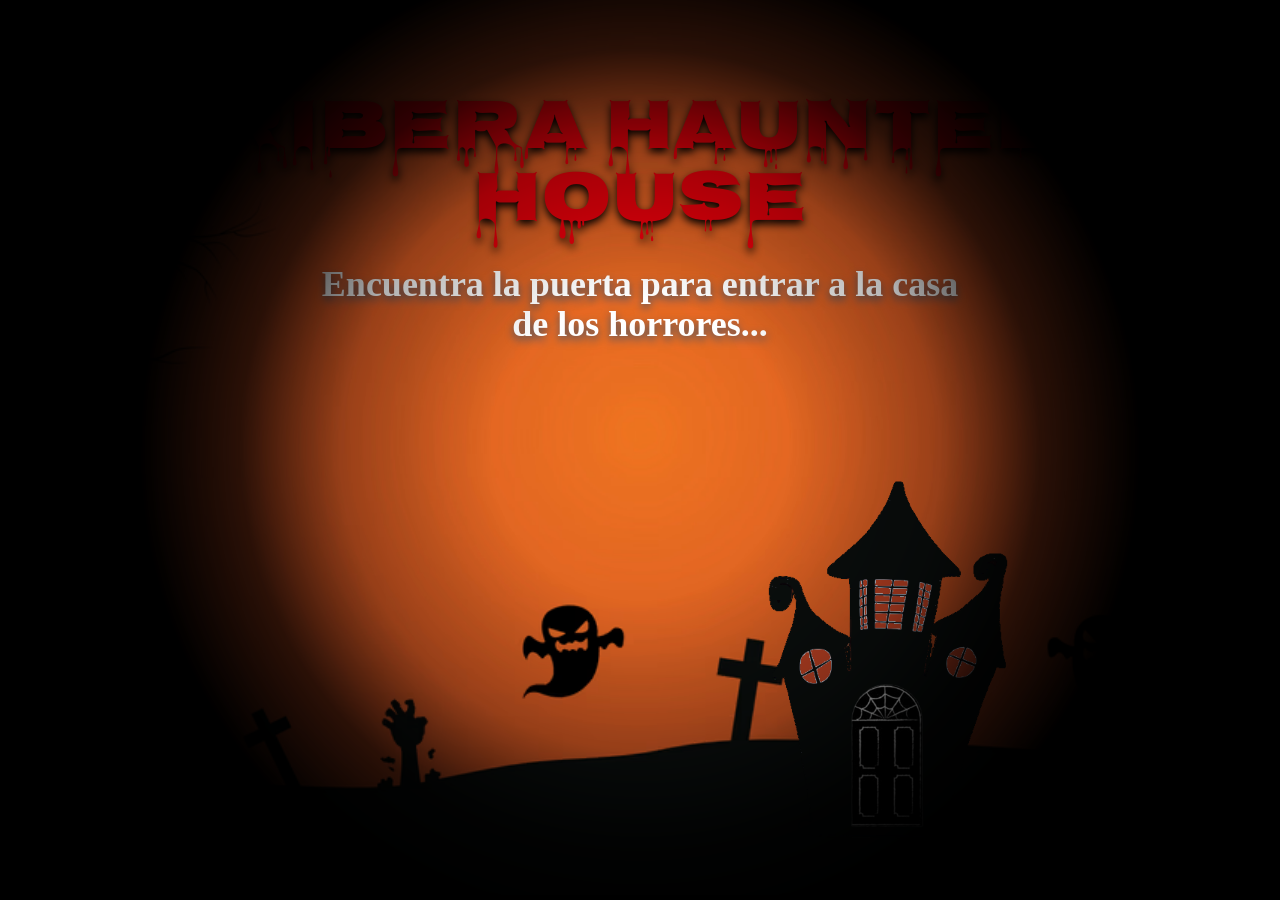
<file: index.html>
<!DOCTYPE html>
<html lang="en">

<head>
    <meta charset="UTF-8">
    <meta name="viewport" content="width=device-width, initial-scale=1.0">
    <title>Document</title>
    <link rel="preconnect" href="https://fonts.googleapis.com">
    <link rel="preconnect" href="https://fonts.gstatic.com" crossorigin>
    <link
        href="https://fonts.googleapis.com/css2?family=Jolly+Lodger&family=Mountains+of+Christmas:wght@400;700&family=Nosifer&family=Open+Sans:ital,wght@0,300..800;1,300..800&family=Quicksand:wght@300..700&display=swap"
        rel="stylesheet">
    <link rel="stylesheet" href="./css/style.css">
</head>
<!---->
<!--Por si no lo ves haz click en la puerta de una mansion abajo a la derecha-->
<!---->

<body>
    <div
        class="relative bg-[url('../assets/images/fondo.png')] bg-cover bg-center bg-no-repeat h-screen w-full flex flex-col items-center">
        <!--textos-->
        <main class="mt-24 text-center z-10 px-4">
            <h1
                class="text-red-600 text-6xl md:text-7xl font-nosifer drop-shadow-lg drop-shadow-black max-w-4xl mx-auto">
                Ribera Haunted House
            </h1>
            <p
                class="text-white font-christmas text-3xl md:text-4xl mt-6 font-bold  drop-shadow-lg drop-shadow-gray-600 max-w-2xl mx-auto ">
                Encuentra la puerta para entrar a la casa de los horrores...
            </p>
        </main>
        <!--casa con boton-->
     <div class="fixed bottom-32 right-10 md:bottom-12 md:right-50">

            <div class="relative">
                
                <img src="./assets/images/silueta_casa.png" alt="" class="block w-80 md:w-96">
                
                <div class="absolute bottom-5 left-1/2 -translate-x-1/2 group">
                    
                    <img src="./assets/images/puerta.png" alt="" class="block w-100 max-w-none h-auto mr-2 transform translate-y-14">
                    
                    <a href="./pages/banderas.html" class="absolute right-[10.8rem] bottom-2
                        flex flex-col items-center justify-center 
                        bg-gradient-to-r from-gray-700 via-gray-50 to-gray-700 rounded-xl 
                        text-red-800 font-bold w-16  h-26
                        opacity-0 hover:opacity-100 transition-opacity duration-300 text-xs">
                        <span>E</span>
                        <span>N</span>
                        <span>T</span>
                        <span>R</span>
                        <span>A</span>
                        <span>R</span>
                    </a>

                </div>

            </div>

        </div>

    </div>

    <div id="linterna" class="linterna fixed top-0 left-0 w-full h-full pointer-events-none z-50"></div>


    <script src="js/script.js"></script>
</body>

</html>
</file>
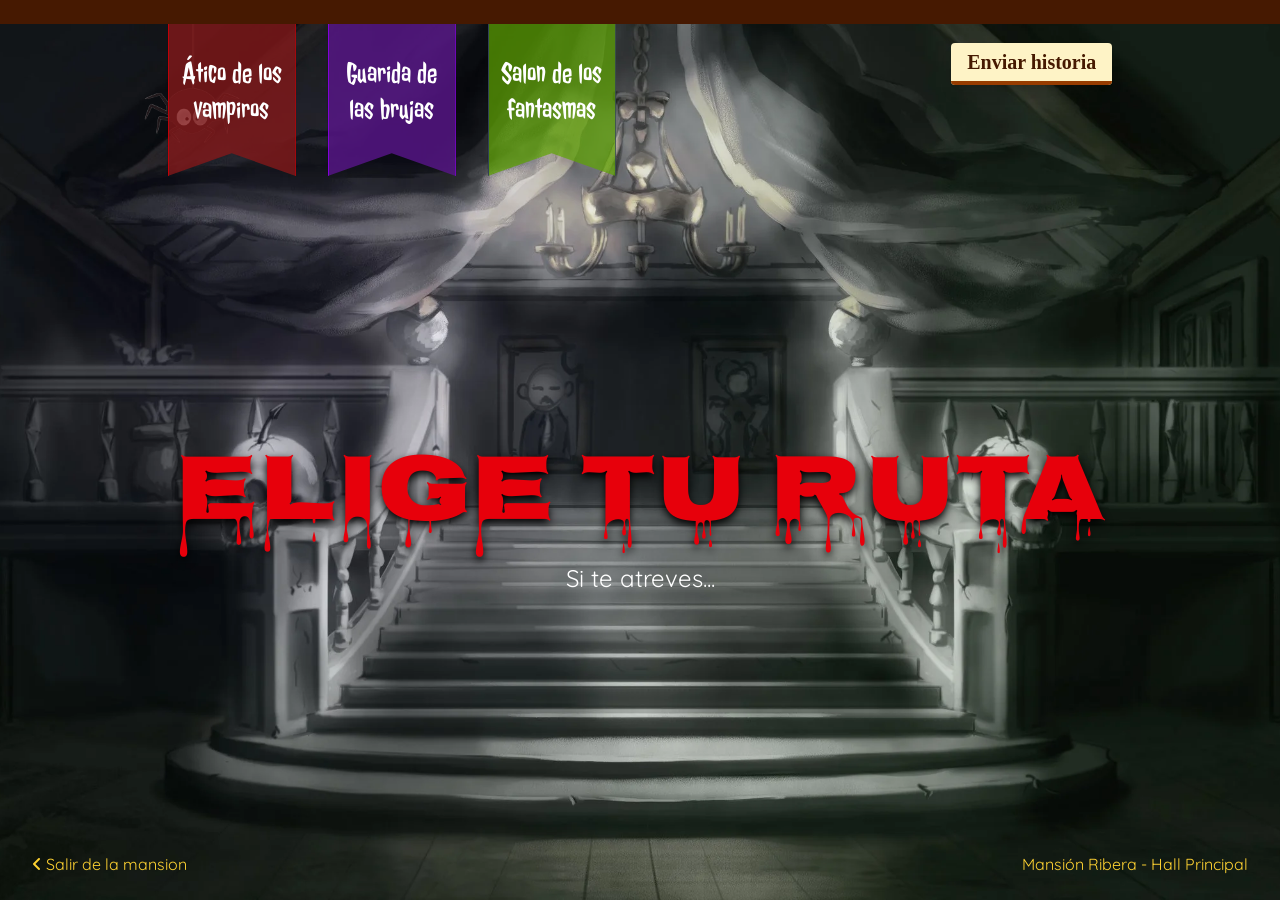
<file: pages/banderas.html>
<!DOCTYPE html>
<html lang="es">

<head>
    <meta charset="UTF-8">
    <meta name="viewport" content="width=device-width, initial-scale=1.0">
    <title>Document</title>
    <link rel="preconnect" href="https://fonts.googleapis.com">
    <link rel="preconnect" href="https://fonts.gstatic.com" crossorigin>
    <link
        href="https://fonts.googleapis.com/css2?family=Jolly+Lodger&family=Mountains+of+Christmas:wght@400;700&family=Nosifer&family=Quicksand:wght@300..700&display=swap"
        rel="stylesheet">
    <link rel="stylesheet" href="../css/style.css">
    <link rel="stylesheet" href="https://cdnjs.cloudflare.com/ajax/libs/font-awesome/6.4.0/css/all.min.css">

</head>

<body>

    <div
        class=" bg-[url('../assets/images/fondo_casa.webp')] bg-cover bg-center bg-no-repeat h-screen w-full overflow-hidden">
        <!--header-->
        <header class=" w-full flex justify-around items-start border-t-24 border-amber-950 relative z-10">

            <nav class="flex gap-3 md:gap-8 items-start">

                <a href="./vampiros.html" class="estandarte bg-red-900/80 border-red-700">
                    <span class="estandarte-texto">
                        Ático de los vampiros
                    </span>
                </a>

                <a href="./brujas.html" class="estandarte bg-purple-900/80 border-purple-700">
                    <span class="estandarte-texto">
                        Guarida de las brujas
                    </span>
                </a>

                <a href="./fantasmas.html" class="estandarte bg-lime-600/70 border-slate-700">
                    <span class="estandarte-texto">
                        
                       Salon de los fantasmas
                    </span>
                </a>

            </nav>

            <div class="pt-6">
                <a href="./formulario.html" class="bg-amber-100 text-amber-950 font-bold px-4 py-2 rounded-sm
                          border-b-4 border-amber-800 shadow-lg hover:bg-white 
                           font-christmas text-lg md:text-xl">
                    Enviar historia
                </a>
            </div>
        </header>
        <!--Araña animacion-->
        <img src="../assets/images/araña.png" class="absolute top-0 right-48  xl:left-24 z-0  animate-spider w-48" alt="">
        <!-- Texto-->
        <main class="absolute top-1/2 w-full text-center">
            <h2 class="text-red-600 text-5xl md:text-8xl font-nosifer drop-shadow-lg drop-shadow-black mb-4">
                Elige tu ruta
            </h2>
            <p class="text-white font-quicksand text-lg md:text-2xl ">Si te atreves...</p>
        </main>
        <!--Footer-->
        <footer class="absolute bottom-6 left-0 w-full flex justify-between items-center px-8">
            <a href="../index.html" class="font-quicksand text-amber-300 "> <i class="fa-solid fa-angle-left"></i>
                Salir de la mansion</a>
            <p class="font-quicksand text-amber-300 ">
                Mansión Ribera - Hall Principal
            </p>
        </footer>

    </div>

</body>

</html>
</file>
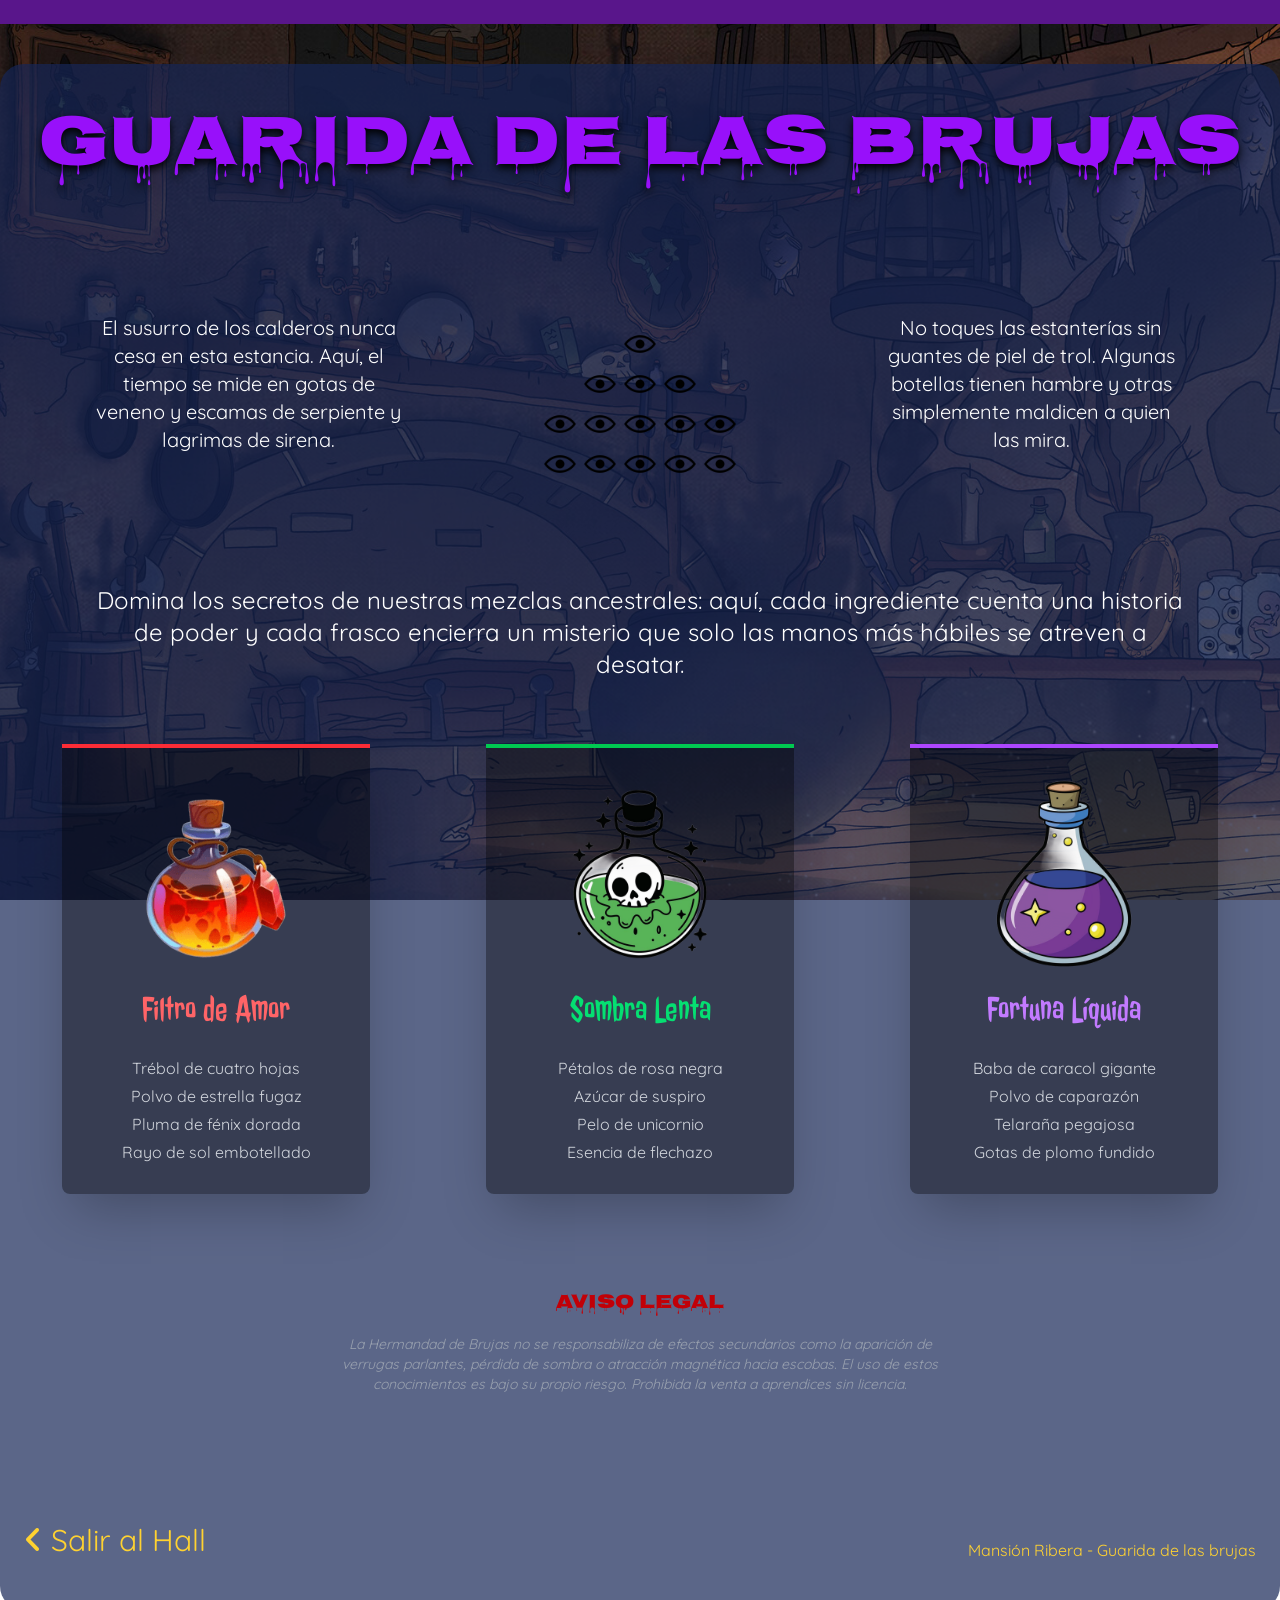
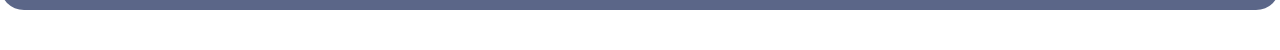
<file: pages/brujas.html>
<!DOCTYPE html>
<html lang="es">

<head>
    <meta charset="UTF-8">
    <meta name="viewport" content="width=device-width, initial-scale=1.0">
    <title>Document</title>
    <link rel="preconnect" href="https://fonts.googleapis.com">
    <link rel="preconnect" href="https://fonts.gstatic.com" crossorigin>
    <link
        href="https://fonts.googleapis.com/css2?family=Jolly+Lodger&family=Mountains+of+Christmas:wght@700&family=Nosifer&family=Quicksand:wght@300..700&display=swap"
        rel="stylesheet">
    <link rel="stylesheet" href="https://cdnjs.cloudflare.com/ajax/libs/font-awesome/6.4.2/css/all.min.css">
    <link rel="stylesheet" href="../css/style.css">
</head>

<body
    class="border-t-24 border-purple-900 bg-[url('../assets/images/fondo_sotano.jpg')] bg-cover bg-center bg-no-repeat bg-fixed">

    <!--Container-->

    <main class="max-w-350 mx-auto px-6 py-12  bg-blue-950/70 rounded-3xl m-10">

        <h1
            class="font-nosifer text-purple-600 text-4xl md:text-7xl mb-16 drop-shadow-lg drop-shadow-black text-center">
            Guarida de las Brujas
        </h1>
        <!--Textos-->
        <section>
            <article class=" flex flex-col md:flex-row justify-around items-center">
                <p class="font-quicksand text-white text-lg md:text-xl text-center md:w-1/4">
                    El susurro de los calderos nunca cesa en esta estancia. Aquí, el tiempo se mide en gotas de veneno y
                    escamas de serpiente y lagrimas de sirena.
                </p>

                <!--Ojos-->

                <div class="grid grid-cols-5 gap-2 text-purple-600 mb-10 mt-10 ">

                    <div class="w-8 h-8"></div>
                    <div class="w-8 h-8"></div>

                    <div class="flex items-center justify-center w-8 h-8 ">
                        <img src="../assets/images/eye.png " class="block lg:hidden" alt="Ojo">
                    </div>
                    <div class="w-8 h-8"></div>
                    <div class="w-8 h-8"></div>

                    <div class="w-8 h-8"></div>
                    <div class="flex items-center justify-center w-8 h-8 ">
                        <img src="../assets/images/eye.png " class="hidden md:block lg:hidden" alt="Ojo">
                    </div>
                    <div class="flex items-center justify-center w-8 h-8 ">
                        <img src="../assets/images/eye.png " class="block md:hidden lg:block" alt="Ojo">
                    </div>
                    <div class="flex items-center justify-center w-8 h-8 ">
                        <img src="../assets/images/eye.png " class="hidden md:block lg:hidden" alt="Ojo">
                    </div>
                    <div class="w-8 h-8"></div>

                    <div class="flex items-center justify-center w-8 h-8 ">
                        <img src="../assets/images/eye.png " class="block md:hidden" alt="Ojo">
                    </div>
                    <div class="flex items-center justify-center w-8 h-8 ">
                        <img src="../assets/images/eye.png " class="block md:hidden lg:block" alt="Ojo">
                    </div>
                    <div class="flex items-center justify-center w-8 h-8 ">
                        <img src="../assets/images/eye.png " class="block md:hidden lg:block" alt="Ojo">
                    </div>
                    <div class="flex items-center justify-center w-8 h-8 ">
                        <img src="../assets/images/eye.png " class="block md:hidden lg:block" alt="Ojo">
                    </div>
                    <div class="flex items-center justify-center w-8 h-8 ">
                        <img src="../assets/images/eye.png " class="block md:hidden" alt="Ojo">
                    </div>

                    <div class="flex items-center justify-center w-8 h-8 ">
                        <img src="../assets/images/eye.png " class="hidden lg:block" alt="Ojo">
                    </div>
                    <div class="flex items-center justify-center w-8 h-8 ">
                        <img src="../assets/images/eye.png " class="hidden md:block" alt="Ojo">
                    </div>
                    <div class="flex items-center justify-center w-8 h-8 ">
                        <img src="../assets/images/eye.png " class="block" alt="Ojo">
                    </div>
                    <div class="flex items-center justify-center w-8 h-8 ">
                        <img src="../assets/images/eye.png " class="hidden md:block" alt="Ojo">
                    </div>
                    <div class="flex items-center justify-center w-8 h-8 ">
                        <img src="../assets/images/eye.png " class="hidden lg:block" alt="Ojo">
                    </div>

                    <div class="flex items-center justify-center w-8 h-8 ">
                        <img src="../assets/images/eye.png " class="hidden lg:block" alt="Ojo">
                    </div>
                    <div class="flex items-center justify-center w-8 h-8 ">
                        <img src="../assets/images/eye.png " class="hidden lg:block" alt="Ojo">
                    </div>
                    <div class="flex items-center justify-center w-8 h-8 ">
                        <img src="../assets/images/eye.png " class="block" alt="Ojo">
                    </div>
                    <div class="flex items-center justify-center w-8 h-8 ">
                        <img src="../assets/images/eye.png " class="hidden lg:block" alt="Ojo">
                    </div>
                    <div class="flex items-center justify-center w-8 h-8 ">
                        <img src="../assets/images/eye.png " class="hidden lg:block" alt="Ojo">
                    </div>
                </div>


                <p class="font-quicksand text-white text-lg md:text-xl text-center md:w-1/4">
                    No toques las estanterías sin guantes de piel de trol. Algunas botellas tienen hambre y otras
                    simplemente maldicen a quien las mira.
                </p>
            </article>
            <article class="m-16">
                <p class="font-quicksand text-white text-xl md:text-2xl text-center">
                    Domina los secretos de nuestras mezclas ancestrales: aquí, cada ingrediente cuenta una historia de
                    poder y cada frasco encierra un misterio que solo las manos más hábiles se atreven a desatar.
                </p>
            </article>
        </section>


        <!--Tarjetas-->
        <section class=" flex gap-10 flex-col lg:flex-row items-center justify-around ">

            <article
                class="border-t-4 border-red-500 bg-black/40 p-6 rounded-b-lg shadow-2xl w-2/3 lg:w-1/4 flex flex-col items-center justify-around gap-2 h-112.5">
                <img src="../assets/images/pocion1.png" alt="" class=" h-48 ">
                <h2 class="font-jolly text-4xl text-red-400 mb-2">Filtro de Amor</h2>
                <ul class="list-none space-y-1 text-gray-300 font-quicksand text-center">
                    <li>Trébol de cuatro hojas</li>
                    <li>Polvo de estrella fugaz</li>
                    <li>Pluma de fénix dorada</li>
                    <li>Rayo de sol embotellado</li>
                </ul>
            </article>

            <article
                class="border-t-4 border-green-500 bg-black/40 p-6 rounded-b-lg shadow-2xl w-2/3 lg:w-1/4 flex flex-col items-center justify-around gap-2 h-112.5">
                <img src="../assets/images/pocion2.png" alt="" class=" h-48 ">
                <h2 class="font-jolly text-4xl text-green-400 mb-2">Sombra Lenta</h2>
                <ul class="list-none space-y-1  text-gray-300 font-quicksand text-center">
                    <li>Pétalos de rosa negra</li>
                    <li>Azúcar de suspiro</li>
                    <li>Pelo de unicornio</li>
                    <li>Esencia de flechazo</li>
                </ul>
            </article>

            <article
                class="border-t-4 border-purple-500 bg-black/40 p-6 rounded-b-lg shadow-2xl w-2/3 lg:w-1/4 flex flex-col items-center justify-around gap-2 h-112.5">
                <img src="../assets/images/pocion3.png" alt="" class="h-48 ">
                <h2 class="font-jolly text-4xl text-purple-400 mb-2">Fortuna Líquida</h2>
                <ul class="list-none space-y-1 text-gray-300 font-quicksand text-center">
                    <li>Baba de caracol gigante</li>
                    <li>Polvo de caparazón</li>
                    <li>Telaraña pegajosa</li>
                    <li>Gotas de plomo fundido</li>
                </ul>
            </article>

        </section>
        <!--Aviso legal-->
        <section class="text-center pb-32 mt-24 flex flex-col items-center">
            <h3 class="font-nosifer text-red-700 text-xl mb-4 ">Aviso Legal</h3>
            <p class="font-quicksand text-gray-400 text-sm italic  w-1/2">
                La Hermandad de Brujas no se responsabiliza de efectos secundarios como la aparición de verrugas
                parlantes, pérdida de sombra o atracción magnética hacia escobas. El uso de estos conocimientos es bajo
                su propio riesgo. Prohibida la venta a aprendices sin licencia.
            </p>
        </section>

        <!--Volver-->
          <footer class="w-full flex justify-between align-middle ">
            <a href="./banderas.html" class="font-quicksand text-3xl text-amber-300 hover:text-white transition-colors">
                <i class="fa-solid fa-angle-left"></i> Salir al Hall
            </a>
            <p
                class="font-quicksand text-amber-300 text-md pt-4 hidden   sm:inline-block sm:align-middle ">
                Mansión Ribera - Guarida de las brujas
            </p>
        </footer>
    </main>





</body>

</html>
</file>
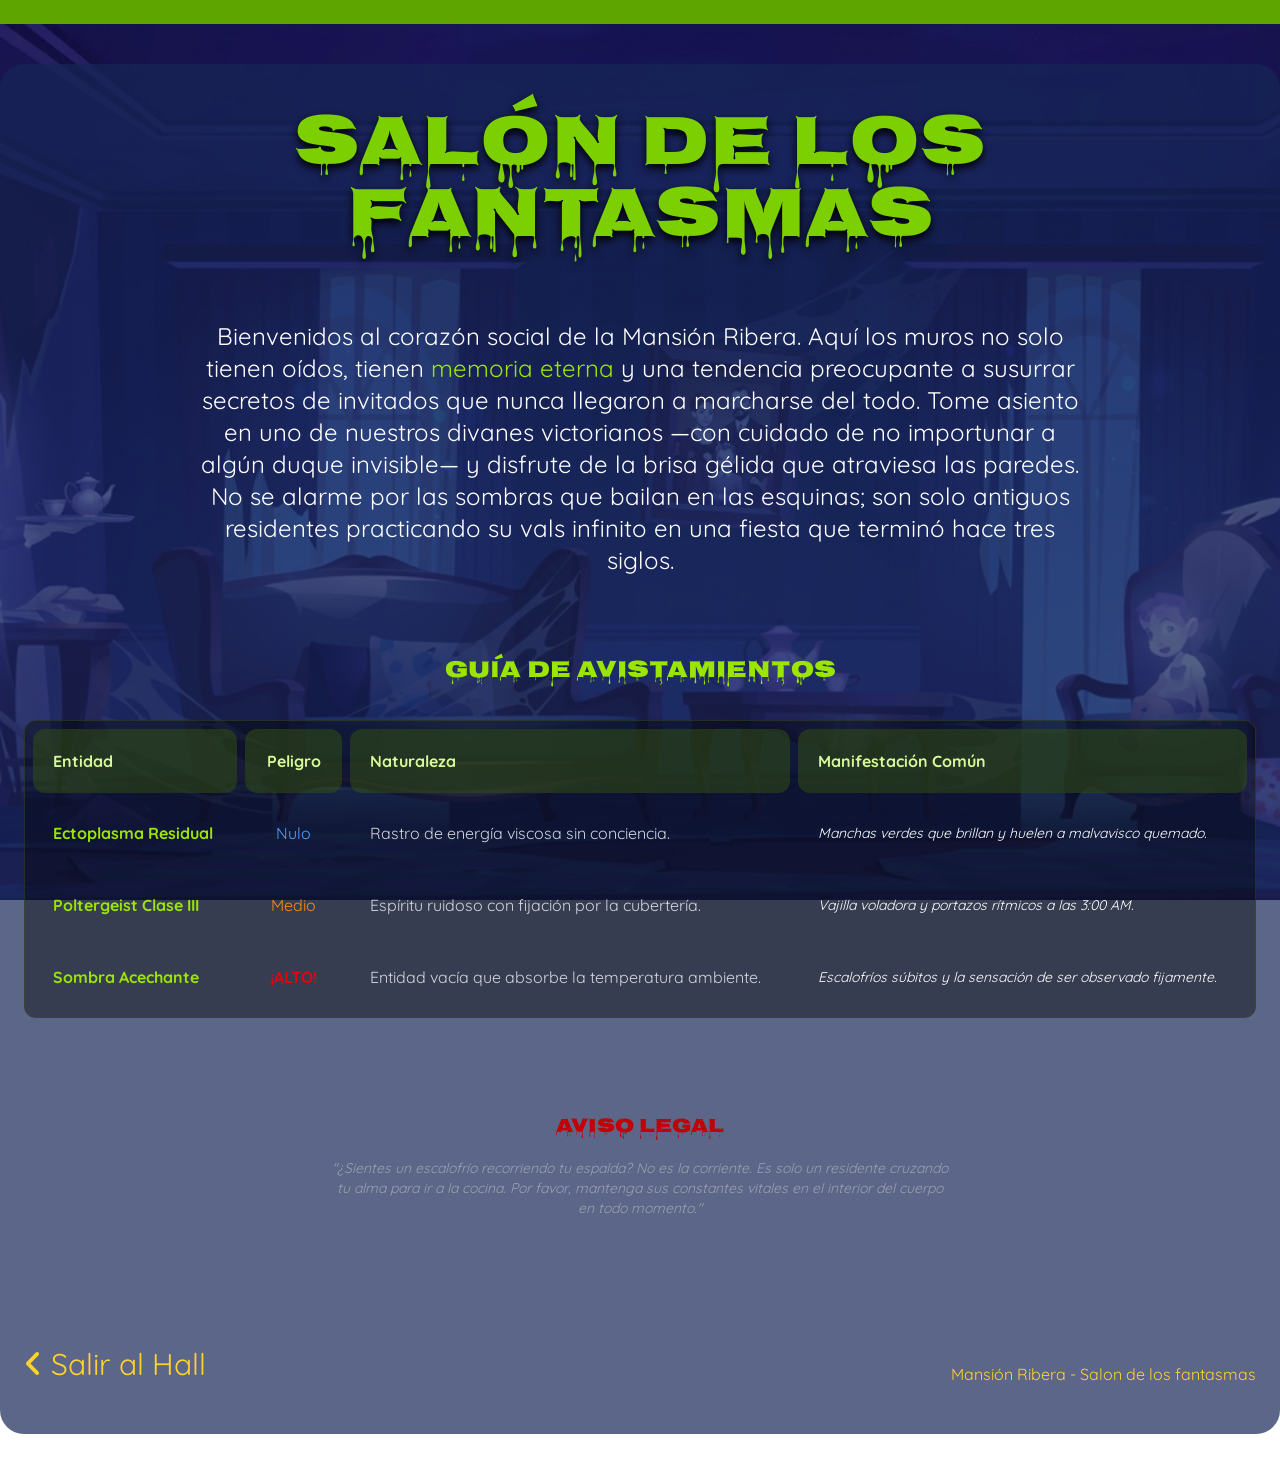
<file: pages/fantasmas.html>
<!DOCTYPE html>
<html lang="es">

<head>
    <meta charset="UTF-8">
    <meta name="viewport" content="width=device-width, initial-scale=1.0">
    <title>Document</title>
    <link rel="preconnect" href="https://fonts.googleapis.com">
    <link rel="preconnect" href="https://fonts.gstatic.com" crossorigin>
    <link
        href="https://fonts.googleapis.com/css2?family=Jolly+Lodger&family=Mountains+of+Christmas:wght@700&family=Nosifer&family=Quicksand:wght@300..700&display=swap"
        rel="stylesheet">
    <link rel="stylesheet" href="https://cdnjs.cloudflare.com/ajax/libs/font-awesome/6.4.2/css/all.min.css">
    <link rel="stylesheet" href="../css/style.css">
</head>

<body
    class="border-t-24 border-lime-600 bg-[url('../assets/images/fondo_fantasma.png')] bg-cover bg-center bg-no-repeat bg-fixed">
    <!--Animacion fantasmas-->
    <div class="fixed inset-0 pointer-events-none z-50 ">
        <img src="../assets/images/ghost.png" class="absolute top-1/2 left-1/2 w-24 animate-disperse-1" alt="">
        <img src="../assets/images/ghost.png" class="absolute top-1/2 left-1/2 w-24 animate-disperse-2" alt="">
        <img src="../assets/images/ghost.png" class="absolute top-1/2 left-1/2 w-24 animate-disperse-3" alt="">
        <img src="../assets/images/ghost.png" class="absolute top-1/2 left-1/2 w-24 animate-disperse-4" alt="">
        <img src="../assets/images/ghost.png" class="absolute top-1/2 left-1/2 w-24 animate-disperse-5" alt="">
        <img src="../assets/images/ghost.png" class="absolute top-1/2 left-1/2 w-24 animate-disperse-6" alt="">
        <img src="../assets/images/ghost.png" class="absolute top-1/2 left-1/2 w-24 animate-disperse-7" alt="">
        <img src="../assets/images/ghost.png" class="absolute top-1/2 left-1/2 w-24 animate-disperse-8" alt="">
    </div>
    <!--Container Main-->
    <main class="max-w-350 mx-auto px-6 py-12  bg-blue-950/70 rounded-3xl m-10">

        <h1 class="font-nosifer text-lime-500 text-4xl md:text-7xl mb-16 drop-shadow-lg drop-shadow-black text-center">
            Salón de los Fantasmas
        </h1>
        <!--Texto-->
        <section class="mb-20">

            <p class="font-quicksand text-white text-xl md:text-2xl  max-w-4xl mx-auto text-center">
                Bienvenidos al corazón social de la Mansión Ribera. Aquí los muros no solo tienen oídos, tienen
                <span class="text-lime-400 font-boldt">memoria eterna</span> y una tendencia
                preocupante a susurrar secretos de invitados que nunca llegaron a marcharse del todo.
                Tome asiento en uno de nuestros divanes victorianos —con cuidado de no importunar a algún duque
                invisible—
                y disfrute de la brisa gélida que atraviesa las paredes. No se alarme por las sombras que bailan en las
                esquinas;
                son solo antiguos residentes practicando su vals infinito en una fiesta que terminó hace tres siglos.
            </p>

        </section>
        <!--Tabla/tarjetas-->
        <section class="mb-20">
            <h2 class="font-nosifer text-lime-400 text-2xl mb-8 text-center">Guía de Avistamientos</h2>
              <!--Tabla-->
            <article class="hidden lg:block">
                <table class="w-full font-quicksand text-white rounded-xl  table-auto bg-black/40 border-separate border-spacing-2 border border-lime-900/50">
                    <thead class="bg-lime-900/50 text-lime-200 ">
                        <tr>
                            <th class="p-5 text-left rounded-xl">Entidad</th>
                            <th class="p-5 text-center rounded-xl">Peligro</th>
                            <th class="p-5 text-left rounded-xl">Naturaleza</th>
                            <th class="p-5 text-left rounded-xl">Manifestación Común</th>
                        </tr>
                    </thead>
                    <tbody class=" divide-lime-900/30 ">
                        <tr class="">
                            <td class="p-5 font-bold text-lime-400">Ectoplasma Residual</td>
                            <td class="p-5 text-center text-blue-400">Nulo</td>
                            <td class="p-5 text-gray-300">Rastro de energía viscosa sin conciencia.</td>
                            <td class="p-5 italic text-sm">Manchas verdes que brillan y huelen a malvavisco quemado.
                            </td>
                        </tr>
                        <tr class="">
                            <td class="p-5 font-bold text-lime-400">Poltergeist Clase III</td>
                            <td class="p-5 text-center text-orange-400">Medio</td>
                            <td class="p-5 text-gray-300">Espíritu ruidoso con fijación por la cubertería.</td>
                            <td class="p-5 italic text-sm">Vajilla voladora y portazos rítmicos a las 3:00 AM.</td>
                        </tr>
                        <tr class="">
                            <td class="p-5 font-bold text-lime-400">Sombra Acechante</td>
                            <td class="p-5 text-center text-red-600 font-bold">¡ALTO!</td>
                            <td class="p-5 text-gray-300">Entidad vacía que absorbe la temperatura ambiente.</td>
                            <td class="p-5 italic text-sm">Escalofríos súbitos y la sensación de ser observado
                                fijamente.</td>
                        </tr>
                    </tbody>
                </table>
            </article>
            <!--Tarjetas-->
            <div class="lg:hidden flex  justify-center gap-6 pb-8 flex-wrap text-center">
                <article class="w-3xl   bg-black/60  p-6 rounded-xl ">
                    <p class="text-blue-400 text-xs font-bold ">Peligro: Nulo</p>
                    <h3 class="font-jolly text-3xl text-lime-400 mt-2">Ectoplasma Residual</h3>
                    <p class="font-quicksand text-gray-300 my-4 text-sm">Rastro de energía viscosa sin conciencia
                        propia.</p>
                    <p class="bg-blue-900/20 p-3 rounded italic text-xs text-blue-200">
                        "Manchas verdes que brillan en la oscuridad."
                    </p>
                </article>
                <article class="w-3xl   bg-black/60  p-6 rounded-xl ">
                    <p class="text-orange-400 text-xs font-bold ">Peligro: Medio</p>
                    <h3 class="font-jolly text-3xl text-lime-400 mt-2">Poltergeist Clase III</h3>
                    <p class="font-quicksand text-gray-300 my-4 text-sm">Espíritu ruidoso con una fijación insana por la
                        cubertería de plata.</p>
                    <p class="bg-orange-400/20 p-3 rounded italic text-xs text-orange-200">
                        Vajilla voladora y portazos rítmicos a las 3:00 AM. </p>
                </article>
                <article class="w-3xl   bg-black/60  p-6 rounded-xl ">
                    <p class="text-red-600 text-xs font-bold ">Peligro: ¡ALTO!</p>
                    <h3 class="font-jolly text-3xl text-lime-400 mt-2">Sombra Acechante</h3>
                    <p class="font-quicksand text-gray-300 my-4 text-sm">Entidad de oscuridad pura que absorbe todo el
                        calor de la habitación.</p>
                    <p class="bg-red-900/20  p-3 rounded italic text-xs text-blue-200">
                        "Escalofríos y susurros tras la nuca."
                    </p>
                </article>
            </div>
        </section>

        

          <section class="text-center pb-32 mt-24 flex flex-col items-center">
            <h3 class="font-nosifer text-red-700 text-xl mb-4 ">Aviso Legal</h3>
            <p class="font-quicksand text-gray-400 text-sm italic  w-1/2">
                "¿Sientes un escalofrío recorriendo tu espalda? No es la corriente. Es solo un residente cruzando tu
                alma para ir a la cocina. Por favor, mantenga sus constantes vitales en el interior del cuerpo en todo
                momento."
            </p>
        </section>

        <footer class="w-full flex justify-between align-middle ">
            <a href="./banderas.html" class="font-quicksand text-3xl text-amber-300 hover:text-white transition-colors">
                <i class="fa-solid fa-angle-left"></i> Salir al Hall
            </a>
            <p
                class="font-quicksand text-amber-300 text-md pt-4 hidden   sm:inline-block sm:align-middle ">
                Mansión Ribera - Salon de los fantasmas
            </p>
        </footer>
    </main>
</body>

</html>
</file>
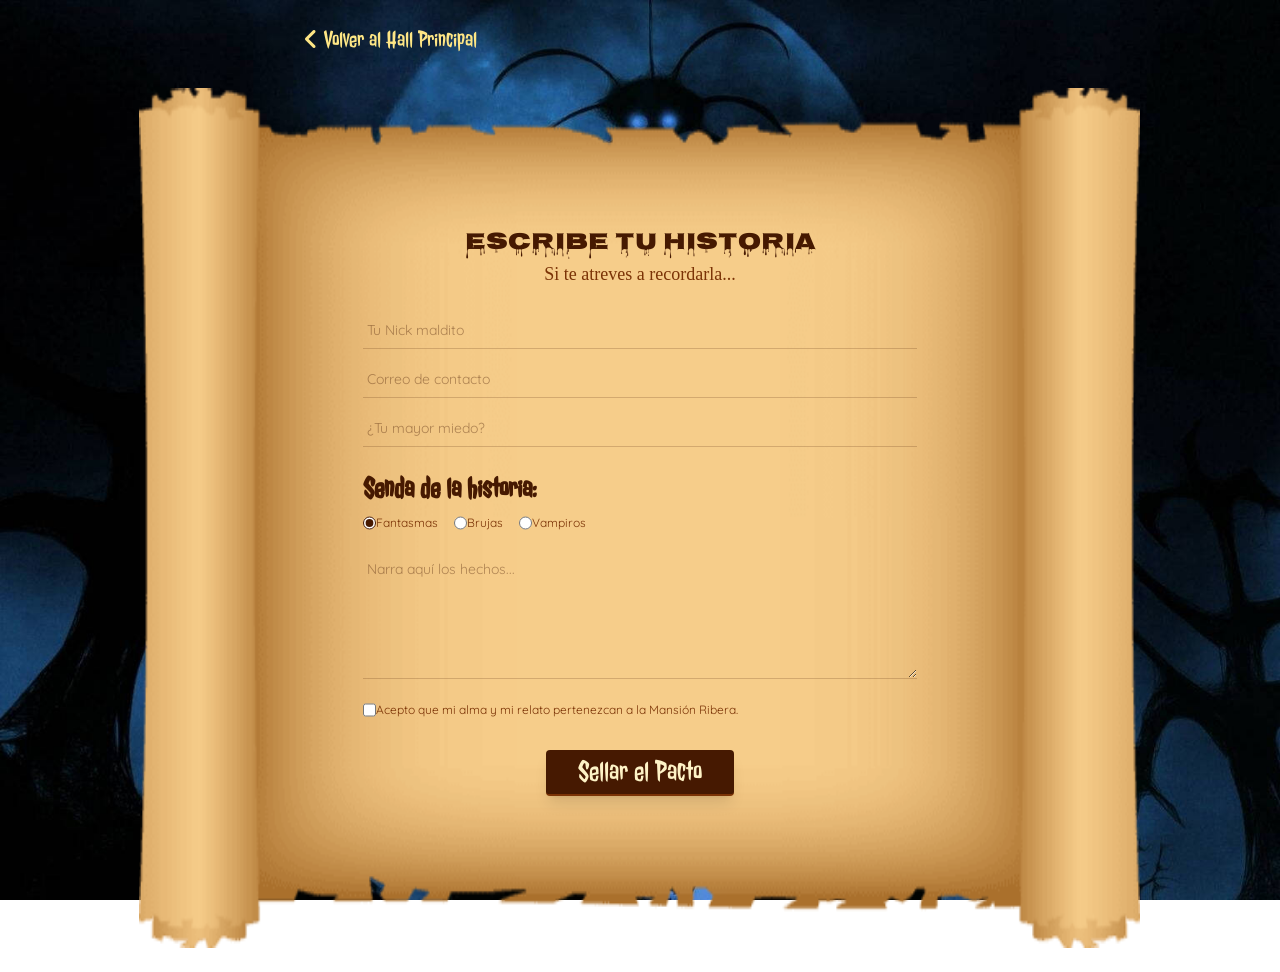
<file: pages/formulario.html>
<!DOCTYPE html>
<html lang="es">

<head>
    <meta charset="UTF-8">
    <meta name="viewport" content="width=device-width, initial-scale=1.0">
    <title>Document</title>
    <link rel="preconnect" href="https://fonts.googleapis.com">
    <link rel="preconnect" href="https://fonts.gstatic.com" crossorigin>
    <link
        href="https://fonts.googleapis.com/css2?family=Jolly+Lodger&family=Mountains+of+Christmas:wght@400;700&family=Nosifer&family=Quicksand:wght@300..700&display=swap"
        rel="stylesheet">
    <link rel="stylesheet" href="../css/style.css">
    <link rel="stylesheet" href="https://cdnjs.cloudflare.com/ajax/libs/font-awesome/6.4.0/css/all.min.css">
</head>

<body>
    <div
        class="bg-[url('../assets/images/fondo_papiro.jpg')] bg-cover bg-center bg-no-repeat bg-fixed min-h-screen w-full">
        <div class=" flex flex-col items-center p-6">

            <header class="w-full max-w-2xl mb-8">
                <a href="./banderas.html" class="font-jolly text-2xl text-amber-200 hover:text-white ">
                    <i class="fa-solid fa-angle-left"></i> Volver al Hall Principal
                </a>
            </header>

            <main>

                <div class=" 
                bg-[url('../assets/images/papiro.png')] md:bg-[url('../assets/images/papiro_ancho.jpg')] 
                bg-[size:100%_100%] bg-no-repeat px-32 pb-18 pt-11">

                    <form class="flex flex-col px-12 pt-28 pb-16 md:px-24 md:pt-20 md:pb-20">

                        <div class="mb-6 text-center">
                            <h2 class="font-nosifer text-amber-950 text-base md:text-2xl mt-4 ">
                                Escribe tu Historia
                            </h2>
                            <p class="font-christmas text-amber-900 text-sm md:text-lg ">
                                Si te atreves a recordarla...
                            </p>
                        </div>

                        <div class="flex flex-col gap-y-4">

                            <div class="space-y-3">
                                <input type="text" name="name" placeholder="Tu Nick maldito"
                                    class="campo-papiro text-sm" required>
                                <input type="email" name="email" placeholder="Correo de contacto"
                                    class="campo-papiro text-sm" required>
                                <input type="text" name="miedo" placeholder="¿Tu mayor miedo?"
                                    class="campo-papiro text-sm" required>
                            </div>

                            <div class="flex flex-col pt-2">
                                <span class="font-jolly font-bold text-amber-950 text-3xl  mb-2">Senda
                                    de la historia:</span>
                                <div class="flex align-middle gap-4">
                                    <label class="radio ">
                                        <input type="radio" name="tipo" value="fantasmas" class="accent-amber-950"
                                            checked>
                                        Fantasmas
                                    </label>
                                    <label class="radio">
                                        <input type="radio" name="tipo" value="brujas" class="accent-amber-950"> Brujas
                                    </label>
                                    <label class="radio">
                                        <input type="radio" name="tipo" value="vampiros" class="accent-amber-950">
                                        Vampiros
                                    </label>
                                </div>
                            </div>

                            <div>
                                <textarea name="historia" placeholder="Narra aquí los hechos..."
                                    class="campo-papiro min-h-32 text-sm mt-1" required></textarea>
                            </div>

                            <div>
                                <label class="radio">
                                    <input type="checkbox" name="terminos" class=" accent-amber-950 " required>
                                    <span>Acepto que mi alma y mi relato pertenezcan a la Mansión Ribera.</span>
                                </label>
                            </div>
                        </div>

                        <div class="mt-8 flex justify-center">
                            <button type="submit" class="bg-amber-950 text-amber-100 font-jolly text-xl md:text-3xl px-8 py-1 
                                           rounded-sm shadow-lg hover:bg-black  border-b-2 border-amber-900">
                                Sellar el Pacto
                            </button>
                        </div>

                    </form>
                </div>
            </main>


        </div>
    </div>

</body>

</html>
</file>
<file: css/style.css>
/*! tailwindcss v4.2.2 | MIT License | https://tailwindcss.com */
@layer properties{@supports (((-webkit-hyphens:none)) and (not (margin-trim:inline))) or ((-moz-orient:inline) and (not (color:rgb(from red r g b)))){*,:before,:after,::backdrop{--tw-border-spacing-x:0;--tw-border-spacing-y:0;--tw-translate-x:0;--tw-translate-y:0;--tw-translate-z:0;--tw-rotate-x:initial;--tw-rotate-y:initial;--tw-rotate-z:initial;--tw-skew-x:initial;--tw-skew-y:initial;--tw-space-y-reverse:0;--tw-border-style:solid;--tw-gradient-position:initial;--tw-gradient-from:#0000;--tw-gradient-via:#0000;--tw-gradient-to:#0000;--tw-gradient-stops:initial;--tw-gradient-via-stops:initial;--tw-gradient-from-position:0%;--tw-gradient-via-position:50%;--tw-gradient-to-position:100%;--tw-leading:initial;--tw-font-weight:initial;--tw-shadow:0 0 #0000;--tw-shadow-color:initial;--tw-shadow-alpha:100%;--tw-inset-shadow:0 0 #0000;--tw-inset-shadow-color:initial;--tw-inset-shadow-alpha:100%;--tw-ring-color:initial;--tw-ring-shadow:0 0 #0000;--tw-inset-ring-color:initial;--tw-inset-ring-shadow:0 0 #0000;--tw-ring-inset:initial;--tw-ring-offset-width:0px;--tw-ring-offset-color:#fff;--tw-ring-offset-shadow:0 0 #0000;--tw-blur:initial;--tw-brightness:initial;--tw-contrast:initial;--tw-grayscale:initial;--tw-hue-rotate:initial;--tw-invert:initial;--tw-opacity:initial;--tw-saturate:initial;--tw-sepia:initial;--tw-drop-shadow:initial;--tw-drop-shadow-color:initial;--tw-drop-shadow-alpha:100%;--tw-drop-shadow-size:initial;--tw-duration:initial}}}@layer theme{:root,:host{--font-sans:ui-sans-serif, system-ui, sans-serif, "Apple Color Emoji", "Segoe UI Emoji", "Segoe UI Symbol", "Noto Color Emoji";--font-mono:ui-monospace, SFMono-Regular, Menlo, Monaco, Consolas, "Liberation Mono", "Courier New", monospace;--color-red-400:oklch(70.4% .191 22.216);--color-red-500:oklch(63.7% .237 25.331);--color-red-600:oklch(57.7% .245 27.325);--color-red-700:oklch(50.5% .213 27.518);--color-red-800:oklch(44.4% .177 26.899);--color-red-900:oklch(39.6% .141 25.723);--color-red-950:oklch(25.8% .092 26.042);--color-orange-200:oklch(90.1% .076 70.697);--color-orange-400:oklch(75% .183 55.934);--color-amber-100:oklch(96.2% .059 95.617);--color-amber-200:oklch(92.4% .12 95.746);--color-amber-300:oklch(87.9% .169 91.605);--color-amber-800:oklch(47.3% .137 46.201);--color-amber-900:oklch(41.4% .112 45.904);--color-amber-950:oklch(27.9% .077 45.635);--color-lime-200:oklch(93.8% .127 124.321);--color-lime-400:oklch(84.1% .238 128.85);--color-lime-500:oklch(76.8% .233 130.85);--color-lime-600:oklch(64.8% .2 131.684);--color-lime-900:oklch(40.5% .101 131.063);--color-green-400:oklch(79.2% .209 151.711);--color-green-500:oklch(72.3% .219 149.579);--color-blue-200:oklch(88.2% .059 254.128);--color-blue-400:oklch(70.7% .165 254.624);--color-blue-900:oklch(37.9% .146 265.522);--color-blue-950:oklch(28.2% .091 267.935);--color-purple-400:oklch(71.4% .203 305.504);--color-purple-500:oklch(62.7% .265 303.9);--color-purple-600:oklch(55.8% .288 302.321);--color-purple-700:oklch(49.6% .265 301.924);--color-purple-900:oklch(38.1% .176 304.987);--color-slate-700:oklch(37.2% .044 257.287);--color-slate-950:oklch(12.9% .042 264.695);--color-gray-50:oklch(98.5% .002 247.839);--color-gray-300:oklch(87.2% .01 258.338);--color-gray-400:oklch(70.7% .022 261.325);--color-gray-600:oklch(44.6% .03 256.802);--color-gray-700:oklch(37.3% .034 259.733);--color-black:#000;--color-white:#fff;--spacing:.25rem;--container-2xl:42rem;--container-3xl:48rem;--container-4xl:56rem;--text-xs:.75rem;--text-xs--line-height:calc(1 / .75);--text-sm:.875rem;--text-sm--line-height:calc(1.25 / .875);--text-base:1rem;--text-base--line-height:calc(1.5 / 1);--text-lg:1.125rem;--text-lg--line-height:calc(1.75 / 1.125);--text-xl:1.25rem;--text-xl--line-height:calc(1.75 / 1.25);--text-2xl:1.5rem;--text-2xl--line-height:calc(2 / 1.5);--text-3xl:1.875rem;--text-3xl--line-height:calc(2.25 / 1.875);--text-4xl:2.25rem;--text-4xl--line-height:calc(2.5 / 2.25);--text-5xl:3rem;--text-5xl--line-height:1;--text-6xl:3.75rem;--text-6xl--line-height:1;--text-7xl:4.5rem;--text-7xl--line-height:1;--text-8xl:6rem;--text-8xl--line-height:1;--font-weight-bold:700;--leading-relaxed:1.625;--radius-sm:.25rem;--radius-lg:.5rem;--radius-xl:.75rem;--radius-3xl:1.5rem;--drop-shadow-lg:0 4px 4px #00000026;--default-transition-duration:.15s;--default-transition-timing-function:cubic-bezier(.4, 0, .2, 1);--default-font-family:var(--font-sans);--default-mono-font-family:var(--font-mono);--font-nosifer:"Nosifer", system-ui;--font-jolly:"Jolly Lodger", system-ui;--font-christmas:"Mountains of Christmas", serif;--font-quicksand:"Quicksand", sans-serif;--animate-spider:spider-move 6s ease-in-out infinite;--animate-disperse-1:ghost-1 3s ease-out forwards;--animate-disperse-2:ghost-2 2.5s ease-out forwards;--animate-disperse-3:ghost-3 4s ease-out forwards;--animate-disperse-4:ghost-4 3.5s ease-out forwards;--animate-disperse-5:ghost-5 2.8s ease-out forwards;--animate-disperse-6:ghost-6 4.5s ease-out forwards;--animate-disperse-7:ghost-7 3.2s ease-out forwards;--animate-disperse-8:ghost-8 3.8s ease-out forwards}}@layer base{*,:after,:before,::backdrop{box-sizing:border-box;border:0 solid;margin:0;padding:0}::file-selector-button{box-sizing:border-box;border:0 solid;margin:0;padding:0}html,:host{-webkit-text-size-adjust:100%;tab-size:4;line-height:1.5;font-family:var(--default-font-family,ui-sans-serif, system-ui, sans-serif, "Apple Color Emoji", "Segoe UI Emoji", "Segoe UI Symbol", "Noto Color Emoji");font-feature-settings:var(--default-font-feature-settings,normal);font-variation-settings:var(--default-font-variation-settings,normal);-webkit-tap-highlight-color:transparent}hr{height:0;color:inherit;border-top-width:1px}abbr:where([title]){-webkit-text-decoration:underline dotted;text-decoration:underline dotted}h1,h2,h3,h4,h5,h6{font-size:inherit;font-weight:inherit}a{color:inherit;-webkit-text-decoration:inherit;-webkit-text-decoration:inherit;-webkit-text-decoration:inherit;text-decoration:inherit}b,strong{font-weight:bolder}code,kbd,samp,pre{font-family:var(--default-mono-font-family,ui-monospace, SFMono-Regular, Menlo, Monaco, Consolas, "Liberation Mono", "Courier New", monospace);font-feature-settings:var(--default-mono-font-feature-settings,normal);font-variation-settings:var(--default-mono-font-variation-settings,normal);font-size:1em}small{font-size:80%}sub,sup{vertical-align:baseline;font-size:75%;line-height:0;position:relative}sub{bottom:-.25em}sup{top:-.5em}table{text-indent:0;border-color:inherit;border-collapse:collapse}:-moz-focusring{outline:auto}progress{vertical-align:baseline}summary{display:list-item}ol,ul,menu{list-style:none}img,svg,video,canvas,audio,iframe,embed,object{vertical-align:middle;display:block}img,video{max-width:100%;height:auto}button,input,select,optgroup,textarea{font:inherit;font-feature-settings:inherit;font-variation-settings:inherit;letter-spacing:inherit;color:inherit;opacity:1;background-color:#0000;border-radius:0}::file-selector-button{font:inherit;font-feature-settings:inherit;font-variation-settings:inherit;letter-spacing:inherit;color:inherit;opacity:1;background-color:#0000;border-radius:0}:where(select:is([multiple],[size])) optgroup{font-weight:bolder}:where(select:is([multiple],[size])) optgroup option{padding-inline-start:20px}::file-selector-button{margin-inline-end:4px}::placeholder{opacity:1}@supports (not ((-webkit-appearance:-apple-pay-button))) or (contain-intrinsic-size:1px){::placeholder{color:currentColor}@supports (color:color-mix(in lab, red, red)){::placeholder{color:color-mix(in oklab, currentcolor 50%, transparent)}}}textarea{resize:vertical}::-webkit-search-decoration{-webkit-appearance:none}::-webkit-date-and-time-value{min-height:1lh;text-align:inherit}::-webkit-datetime-edit{display:inline-flex}::-webkit-datetime-edit-fields-wrapper{padding:0}::-webkit-datetime-edit{padding-block:0}::-webkit-datetime-edit-year-field{padding-block:0}::-webkit-datetime-edit-month-field{padding-block:0}::-webkit-datetime-edit-day-field{padding-block:0}::-webkit-datetime-edit-hour-field{padding-block:0}::-webkit-datetime-edit-minute-field{padding-block:0}::-webkit-datetime-edit-second-field{padding-block:0}::-webkit-datetime-edit-millisecond-field{padding-block:0}::-webkit-datetime-edit-meridiem-field{padding-block:0}::-webkit-calendar-picker-indicator{line-height:1}:-moz-ui-invalid{box-shadow:none}button,input:where([type=button],[type=reset],[type=submit]){appearance:button}::file-selector-button{appearance:button}::-webkit-inner-spin-button{height:auto}::-webkit-outer-spin-button{height:auto}[hidden]:where(:not([hidden=until-found])){display:none!important}html.js :where([class*=taos\:]:not(.taos-init)){visibility:hidden}}@layer components;@layer utilities{.pointer-events-none{pointer-events:none}.absolute{position:absolute}.fixed{position:fixed}.relative{position:relative}.inset-0{inset:calc(var(--spacing) * 0)}.top-0{top:calc(var(--spacing) * 0)}.top-1\/2{top:50%}.right-10{right:calc(var(--spacing) * 10)}.right-48{right:calc(var(--spacing) * 48)}.right-\[10\.8rem\]{right:10.8rem}.bottom-0{bottom:calc(var(--spacing) * 0)}.bottom-2{bottom:calc(var(--spacing) * 2)}.bottom-5{bottom:calc(var(--spacing) * 5)}.bottom-6{bottom:calc(var(--spacing) * 6)}.bottom-32{bottom:calc(var(--spacing) * 32)}.left-0{left:calc(var(--spacing) * 0)}.left-1\/2{left:50%}.left-10{left:calc(var(--spacing) * 10)}.z-0{z-index:0}.z-10{z-index:10}.z-50{z-index:50}.m-2{margin:calc(var(--spacing) * 2)}.m-10{margin:calc(var(--spacing) * 10)}.m-16{margin:calc(var(--spacing) * 16)}.mx-auto{margin-inline:auto}.my-4{margin-block:calc(var(--spacing) * 4)}.mt-1{margin-top:calc(var(--spacing) * 1)}.mt-2{margin-top:calc(var(--spacing) * 2)}.mt-4{margin-top:calc(var(--spacing) * 4)}.mt-6{margin-top:calc(var(--spacing) * 6)}.mt-8{margin-top:calc(var(--spacing) * 8)}.mt-10{margin-top:calc(var(--spacing) * 10)}.mt-24{margin-top:calc(var(--spacing) * 24)}.mr-2{margin-right:calc(var(--spacing) * 2)}.mb-2{margin-bottom:calc(var(--spacing) * 2)}.mb-4{margin-bottom:calc(var(--spacing) * 4)}.mb-6{margin-bottom:calc(var(--spacing) * 6)}.mb-8{margin-bottom:calc(var(--spacing) * 8)}.mb-10{margin-bottom:calc(var(--spacing) * 10)}.mb-16{margin-bottom:calc(var(--spacing) * 16)}.mb-20{margin-bottom:calc(var(--spacing) * 20)}.ml-2{margin-left:calc(var(--spacing) * 2)}.block{display:block}.flex{display:flex}.grid{display:grid}.hidden{display:none}.h-8{height:calc(var(--spacing) * 8)}.h-26{height:calc(var(--spacing) * 26)}.h-48{height:calc(var(--spacing) * 48)}.h-56{height:calc(var(--spacing) * 56)}.h-112\.5{height:calc(var(--spacing) * 112.5)}.h-auto{height:auto}.h-full{height:100%}.h-max{height:max-content}.h-screen{height:100vh}.min-h-32{min-height:calc(var(--spacing) * 32)}.min-h-screen{min-height:100vh}.w-1\/2{width:50%}.w-2\/3{width:66.6667%}.w-3xl{width:var(--container-3xl)}.w-8{width:calc(var(--spacing) * 8)}.w-16{width:calc(var(--spacing) * 16)}.w-24{width:calc(var(--spacing) * 24)}.w-36{width:calc(var(--spacing) * 36)}.w-48{width:calc(var(--spacing) * 48)}.w-80{width:calc(var(--spacing) * 80)}.w-100{width:calc(var(--spacing) * 100)}.w-full{width:100%}.max-w-2xl{max-width:var(--container-2xl)}.max-w-4xl{max-width:var(--container-4xl)}.max-w-350{max-width:calc(var(--spacing) * 350)}.max-w-none{max-width:none}.table-auto{table-layout:auto}.border-separate{border-collapse:separate}.border-spacing-2{--tw-border-spacing-x:calc(var(--spacing) * 2);--tw-border-spacing-y:calc(var(--spacing) * 2);border-spacing:var(--tw-border-spacing-x) var(--tw-border-spacing-y)}.-translate-x-1\/2{--tw-translate-x:calc(calc(1 / 2 * 100%) * -1);translate:var(--tw-translate-x) var(--tw-translate-y)}.translate-y-14{--tw-translate-y:calc(var(--spacing) * 14);translate:var(--tw-translate-x) var(--tw-translate-y)}.\[transform\:translate3d\(-80px\,0\,0\)_scale\(1\.2\)\]{transform:translate(-80px)scale(1.2)}.transform{transform:var(--tw-rotate-x,) var(--tw-rotate-y,) var(--tw-rotate-z,) var(--tw-skew-x,) var(--tw-skew-y,)}.animate-disperse-1{animation:var(--animate-disperse-1)}.animate-disperse-2{animation:var(--animate-disperse-2)}.animate-disperse-3{animation:var(--animate-disperse-3)}.animate-disperse-4{animation:var(--animate-disperse-4)}.animate-disperse-5{animation:var(--animate-disperse-5)}.animate-disperse-6{animation:var(--animate-disperse-6)}.animate-disperse-7{animation:var(--animate-disperse-7)}.animate-disperse-8{animation:var(--animate-disperse-8)}.animate-spider{animation:var(--animate-spider)}.list-none{list-style-type:none}.grid-cols-1{grid-template-columns:repeat(1,minmax(0,1fr))}.grid-cols-5{grid-template-columns:repeat(5,minmax(0,1fr))}.flex-col{flex-direction:column}.flex-wrap{flex-wrap:wrap}.items-center{align-items:center}.items-start{align-items:flex-start}.justify-around{justify-content:space-around}.justify-between{justify-content:space-between}.justify-center{justify-content:center}.gap-2{gap:calc(var(--spacing) * 2)}.gap-3{gap:calc(var(--spacing) * 3)}.gap-4{gap:calc(var(--spacing) * 4)}.gap-6{gap:calc(var(--spacing) * 6)}.gap-8{gap:calc(var(--spacing) * 8)}.gap-10{gap:calc(var(--spacing) * 10)}:where(.space-y-1>:not(:last-child)){--tw-space-y-reverse:0;margin-block-start:calc(calc(var(--spacing) * 1) * var(--tw-space-y-reverse));margin-block-end:calc(calc(var(--spacing) * 1) * calc(1 - var(--tw-space-y-reverse)))}:where(.space-y-3>:not(:last-child)){--tw-space-y-reverse:0;margin-block-start:calc(calc(var(--spacing) * 3) * var(--tw-space-y-reverse));margin-block-end:calc(calc(var(--spacing) * 3) * calc(1 - var(--tw-space-y-reverse)))}.gap-y-4{row-gap:calc(var(--spacing) * 4)}:where(.divide-lime-900\/30>:not(:last-child)){border-color:#35530e4d}@supports (color:color-mix(in lab, red, red)){:where(.divide-lime-900\/30>:not(:last-child)){border-color:color-mix(in oklab, var(--color-lime-900) 30%, transparent)}}.overflow-hidden{overflow:hidden}.rounded{border-radius:.25rem}.rounded-3xl{border-radius:var(--radius-3xl)}.rounded-lg{border-radius:var(--radius-lg)}.rounded-sm{border-radius:var(--radius-sm)}.rounded-xl{border-radius:var(--radius-xl)}.rounded-b-lg{border-bottom-right-radius:var(--radius-lg);border-bottom-left-radius:var(--radius-lg)}.border{border-style:var(--tw-border-style);border-width:1px}.border-t-4{border-top-style:var(--tw-border-style);border-top-width:4px}.border-t-24{border-top-style:var(--tw-border-style);border-top-width:24px}.border-b-2{border-bottom-style:var(--tw-border-style);border-bottom-width:2px}.border-b-4{border-bottom-style:var(--tw-border-style);border-bottom-width:4px}.border-none{--tw-border-style:none;border-style:none}.border-amber-800{border-color:var(--color-amber-800)}.border-amber-900{border-color:var(--color-amber-900)}.border-amber-950{border-color:var(--color-amber-950)}.border-green-500{border-color:var(--color-green-500)}.border-lime-600{border-color:var(--color-lime-600)}.border-lime-900\/50{border-color:#35530e80}@supports (color:color-mix(in lab, red, red)){.border-lime-900\/50{border-color:color-mix(in oklab, var(--color-lime-900) 50%, transparent)}}.border-purple-500{border-color:var(--color-purple-500)}.border-purple-700{border-color:var(--color-purple-700)}.border-purple-900{border-color:var(--color-purple-900)}.border-red-500{border-color:var(--color-red-500)}.border-red-700{border-color:var(--color-red-700)}.border-slate-700{border-color:var(--color-slate-700)}.bg-amber-100{background-color:var(--color-amber-100)}.bg-amber-950{background-color:var(--color-amber-950)}.bg-black\/40{background-color:#0006}@supports (color:color-mix(in lab, red, red)){.bg-black\/40{background-color:color-mix(in oklab, var(--color-black) 40%, transparent)}}.bg-black\/60{background-color:#0009}@supports (color:color-mix(in lab, red, red)){.bg-black\/60{background-color:color-mix(in oklab, var(--color-black) 60%, transparent)}}.bg-blue-900\/20{background-color:#1c398e33}@supports (color:color-mix(in lab, red, red)){.bg-blue-900\/20{background-color:color-mix(in oklab, var(--color-blue-900) 20%, transparent)}}.bg-blue-950\/70{background-color:#162456b3}@supports (color:color-mix(in lab, red, red)){.bg-blue-950\/70{background-color:color-mix(in oklab, var(--color-blue-950) 70%, transparent)}}.bg-lime-600\/70{background-color:#62a400b3}@supports (color:color-mix(in lab, red, red)){.bg-lime-600\/70{background-color:color-mix(in oklab, var(--color-lime-600) 70%, transparent)}}.bg-lime-900\/50{background-color:#35530e80}@supports (color:color-mix(in lab, red, red)){.bg-lime-900\/50{background-color:color-mix(in oklab, var(--color-lime-900) 50%, transparent)}}.bg-orange-400\/20{background-color:#ff8b1a33}@supports (color:color-mix(in lab, red, red)){.bg-orange-400\/20{background-color:color-mix(in oklab, var(--color-orange-400) 20%, transparent)}}.bg-purple-900\/80{background-color:#59168bcc}@supports (color:color-mix(in lab, red, red)){.bg-purple-900\/80{background-color:color-mix(in oklab, var(--color-purple-900) 80%, transparent)}}.bg-red-900\/20{background-color:#82181a33}@supports (color:color-mix(in lab, red, red)){.bg-red-900\/20{background-color:color-mix(in oklab, var(--color-red-900) 20%, transparent)}}.bg-red-900\/80{background-color:#82181acc}@supports (color:color-mix(in lab, red, red)){.bg-red-900\/80{background-color:color-mix(in oklab, var(--color-red-900) 80%, transparent)}}.bg-red-950\/20{background-color:#46080933}@supports (color:color-mix(in lab, red, red)){.bg-red-950\/20{background-color:color-mix(in oklab, var(--color-red-950) 20%, transparent)}}.bg-slate-950\/60{background-color:#02061899}@supports (color:color-mix(in lab, red, red)){.bg-slate-950\/60{background-color:color-mix(in oklab, var(--color-slate-950) 60%, transparent)}}.bg-gradient-to-r{--tw-gradient-position:to right in oklab;background-image:linear-gradient(var(--tw-gradient-stops))}.bg-\[url\(\'\.\.\/assets\/images\/fondo\.png\'\)\]{background-image:url(../assets/images/fondo.png)}.bg-\[url\(\'\.\.\/assets\/images\/fondo_casa\.webp\'\)\]{background-image:url(../assets/images/fondo_casa.webp)}.bg-\[url\(\'\.\.\/assets\/images\/fondo_fantasma\.png\'\)\]{background-image:url(../assets/images/fondo_fantasma.png)}.bg-\[url\(\'\.\.\/assets\/images\/fondo_papiro\.jpg\'\)\]{background-image:url(../assets/images/fondo_papiro.jpg)}.bg-\[url\(\'\.\.\/assets\/images\/fondo_sotano\.jpg\'\)\]{background-image:url(../assets/images/fondo_sotano.jpg)}.bg-\[url\(\'\.\.\/assets\/images\/fondo_vampiros\.png\'\)\]{background-image:url(../assets/images/fondo_vampiros.png)}.bg-\[url\(\'\.\.\/assets\/images\/papiro\.png\'\)\]{background-image:url(../assets/images/papiro.png)}.from-gray-700{--tw-gradient-from:var(--color-gray-700);--tw-gradient-stops:var(--tw-gradient-via-stops,var(--tw-gradient-position), var(--tw-gradient-from) var(--tw-gradient-from-position), var(--tw-gradient-to) var(--tw-gradient-to-position))}.via-gray-50{--tw-gradient-via:var(--color-gray-50);--tw-gradient-via-stops:var(--tw-gradient-position), var(--tw-gradient-from) var(--tw-gradient-from-position), var(--tw-gradient-via) var(--tw-gradient-via-position), var(--tw-gradient-to) var(--tw-gradient-to-position);--tw-gradient-stops:var(--tw-gradient-via-stops)}.to-gray-700{--tw-gradient-to:var(--color-gray-700);--tw-gradient-stops:var(--tw-gradient-via-stops,var(--tw-gradient-position), var(--tw-gradient-from) var(--tw-gradient-from-position), var(--tw-gradient-to) var(--tw-gradient-to-position))}.bg-\[size\:100\%_100\%\]{background-size:100% 100%}.bg-cover{background-size:cover}.bg-fixed{background-attachment:fixed}.bg-center{background-position:50%}.bg-no-repeat{background-repeat:no-repeat}.p-3{padding:calc(var(--spacing) * 3)}.p-4{padding:calc(var(--spacing) * 4)}.p-5{padding:calc(var(--spacing) * 5)}.p-6{padding:calc(var(--spacing) * 6)}.p-8{padding:calc(var(--spacing) * 8)}.px-4{padding-inline:calc(var(--spacing) * 4)}.px-6{padding-inline:calc(var(--spacing) * 6)}.px-8{padding-inline:calc(var(--spacing) * 8)}.px-12{padding-inline:calc(var(--spacing) * 12)}.px-32{padding-inline:calc(var(--spacing) * 32)}.py-1{padding-block:calc(var(--spacing) * 1)}.py-2{padding-block:calc(var(--spacing) * 2)}.py-12{padding-block:calc(var(--spacing) * 12)}.pt-2{padding-top:calc(var(--spacing) * 2)}.pt-4{padding-top:calc(var(--spacing) * 4)}.pt-6{padding-top:calc(var(--spacing) * 6)}.pt-11{padding-top:calc(var(--spacing) * 11)}.pt-28{padding-top:calc(var(--spacing) * 28)}.pb-8{padding-bottom:calc(var(--spacing) * 8)}.pb-16{padding-bottom:calc(var(--spacing) * 16)}.pb-18{padding-bottom:calc(var(--spacing) * 18)}.pb-32{padding-bottom:calc(var(--spacing) * 32)}.text-center{text-align:center}.text-left{text-align:left}.align-middle{vertical-align:middle}.font-christmas{font-family:var(--font-christmas)}.font-jolly{font-family:var(--font-jolly)}.font-nosifer{font-family:var(--font-nosifer)}.font-quicksand{font-family:var(--font-quicksand)}.text-2xl{font-size:var(--text-2xl);line-height:var(--tw-leading,var(--text-2xl--line-height))}.text-3xl{font-size:var(--text-3xl);line-height:var(--tw-leading,var(--text-3xl--line-height))}.text-4xl{font-size:var(--text-4xl);line-height:var(--tw-leading,var(--text-4xl--line-height))}.text-5xl{font-size:var(--text-5xl);line-height:var(--tw-leading,var(--text-5xl--line-height))}.text-6xl{font-size:var(--text-6xl);line-height:var(--tw-leading,var(--text-6xl--line-height))}.text-base{font-size:var(--text-base);line-height:var(--tw-leading,var(--text-base--line-height))}.text-lg{font-size:var(--text-lg);line-height:var(--tw-leading,var(--text-lg--line-height))}.text-sm{font-size:var(--text-sm);line-height:var(--tw-leading,var(--text-sm--line-height))}.text-xl{font-size:var(--text-xl);line-height:var(--tw-leading,var(--text-xl--line-height))}.text-xs{font-size:var(--text-xs);line-height:var(--tw-leading,var(--text-xs--line-height))}.leading-relaxed{--tw-leading:var(--leading-relaxed);line-height:var(--leading-relaxed)}.font-bold{--tw-font-weight:var(--font-weight-bold);font-weight:var(--font-weight-bold)}.text-amber-100{color:var(--color-amber-100)}.text-amber-200{color:var(--color-amber-200)}.text-amber-300{color:var(--color-amber-300)}.text-amber-900{color:var(--color-amber-900)}.text-amber-950{color:var(--color-amber-950)}.text-blue-200{color:var(--color-blue-200)}.text-blue-400{color:var(--color-blue-400)}.text-gray-300{color:var(--color-gray-300)}.text-gray-400{color:var(--color-gray-400)}.text-green-400{color:var(--color-green-400)}.text-lime-200{color:var(--color-lime-200)}.text-lime-400{color:var(--color-lime-400)}.text-lime-500{color:var(--color-lime-500)}.text-orange-200{color:var(--color-orange-200)}.text-orange-400{color:var(--color-orange-400)}.text-purple-400{color:var(--color-purple-400)}.text-purple-600{color:var(--color-purple-600)}.text-red-400{color:var(--color-red-400)}.text-red-500{color:var(--color-red-500)}.text-red-600{color:var(--color-red-600)}.text-red-700{color:var(--color-red-700)}.text-red-800{color:var(--color-red-800)}.text-white{color:var(--color-white)}.italic{font-style:italic}.accent-amber-950{accent-color:var(--color-amber-950)}.opacity-0{opacity:0}.shadow-2xl{--tw-shadow:0 25px 50px -12px var(--tw-shadow-color,#00000040);box-shadow:var(--tw-inset-shadow), var(--tw-inset-ring-shadow), var(--tw-ring-offset-shadow), var(--tw-ring-shadow), var(--tw-shadow)}.shadow-lg{--tw-shadow:0 10px 15px -3px var(--tw-shadow-color,#0000001a), 0 4px 6px -4px var(--tw-shadow-color,#0000001a);box-shadow:var(--tw-inset-shadow), var(--tw-inset-ring-shadow), var(--tw-ring-offset-shadow), var(--tw-ring-shadow), var(--tw-shadow)}.drop-shadow-lg{--tw-drop-shadow-size:drop-shadow(0 4px 4px var(--tw-drop-shadow-color,#00000026));--tw-drop-shadow:drop-shadow(var(--drop-shadow-lg));filter:var(--tw-blur,) var(--tw-brightness,) var(--tw-contrast,) var(--tw-grayscale,) var(--tw-hue-rotate,) var(--tw-invert,) var(--tw-saturate,) var(--tw-sepia,) var(--tw-drop-shadow,)}.drop-shadow-black{--tw-drop-shadow-color:#000}@supports (color:color-mix(in lab, red, red)){.drop-shadow-black{--tw-drop-shadow-color:color-mix(in oklab, var(--color-black) var(--tw-drop-shadow-alpha), transparent)}}.drop-shadow-black{--tw-drop-shadow:var(--tw-drop-shadow-size)}.drop-shadow-gray-600{--tw-drop-shadow-color:oklch(44.6% .03 256.802)}@supports (color:color-mix(in lab, red, red)){.drop-shadow-gray-600{--tw-drop-shadow-color:color-mix(in oklab, var(--color-gray-600) var(--tw-drop-shadow-alpha), transparent)}}.drop-shadow-gray-600{--tw-drop-shadow:var(--tw-drop-shadow-size)}.transition-colors{transition-property:color,background-color,border-color,outline-color,text-decoration-color,fill,stroke,--tw-gradient-from,--tw-gradient-via,--tw-gradient-to;transition-timing-function:var(--tw-ease,var(--default-transition-timing-function));transition-duration:var(--tw-duration,var(--default-transition-duration))}.transition-opacity{transition-property:opacity;transition-timing-function:var(--tw-ease,var(--default-transition-timing-function));transition-duration:var(--tw-duration,var(--default-transition-duration))}.delay-\[300ms\]{transition-delay:.3s}.duration-300{--tw-duration:.3s;transition-duration:.3s}.duration-\[600ms\]{--tw-duration:.6s;transition-duration:.6s}@media (hover:hover){.hover\:bg-black:hover{background-color:var(--color-black)}.hover\:bg-white:hover{background-color:var(--color-white)}.hover\:text-white:hover{color:var(--color-white)}.hover\:opacity-100:hover{opacity:1}}@media (min-width:40rem){.sm\:inline-block{display:inline-block}.sm\:align-middle{vertical-align:middle}}@media (min-width:48rem){.md\:right-50{right:calc(var(--spacing) * 50)}.md\:bottom-12{bottom:calc(var(--spacing) * 12)}.md\:col-span-2{grid-column:span 2/span 2}.md\:block{display:block}.md\:hidden{display:none}.md\:w-1\/4{width:25%}.md\:w-50{width:calc(var(--spacing) * 50)}.md\:w-96{width:calc(var(--spacing) * 96)}.md\:grid-cols-2{grid-template-columns:repeat(2,minmax(0,1fr))}.md\:flex-row{flex-direction:row}.md\:gap-8{gap:calc(var(--spacing) * 8)}.md\:bg-\[url\(\'\.\.\/assets\/images\/papiro_ancho\.jpg\'\)\]{background-image:url(../assets/images/papiro_ancho.jpg)}.md\:px-24{padding-inline:calc(var(--spacing) * 24)}.md\:pt-20{padding-top:calc(var(--spacing) * 20)}.md\:pb-20{padding-bottom:calc(var(--spacing) * 20)}.md\:text-center{text-align:center}.md\:text-2xl{font-size:var(--text-2xl);line-height:var(--tw-leading,var(--text-2xl--line-height))}.md\:text-3xl{font-size:var(--text-3xl);line-height:var(--tw-leading,var(--text-3xl--line-height))}.md\:text-4xl{font-size:var(--text-4xl);line-height:var(--tw-leading,var(--text-4xl--line-height))}.md\:text-7xl{font-size:var(--text-7xl);line-height:var(--tw-leading,var(--text-7xl--line-height))}.md\:text-8xl{font-size:var(--text-8xl);line-height:var(--tw-leading,var(--text-8xl--line-height))}.md\:text-lg{font-size:var(--text-lg);line-height:var(--tw-leading,var(--text-lg--line-height))}.md\:text-xl{font-size:var(--text-xl);line-height:var(--tw-leading,var(--text-xl--line-height))}}@media (min-width:64rem){.lg\:col-span-1{grid-column:span 1/span 1}.lg\:block{display:block}.lg\:hidden{display:none}.lg\:w-1\/4{width:25%}.lg\:w-96{width:calc(var(--spacing) * 96)}.lg\:grid-cols-3{grid-template-columns:repeat(3,minmax(0,1fr))}.lg\:flex-row{flex-direction:row}.lg\:text-start{text-align:start}}@media (min-width:80rem){.xl\:left-24{left:calc(var(--spacing) * 24)}}.taos\:opacity-70.taos-init:where(:not(.taos-animate)){opacity:.7}}.linterna{--cursor-x:50%;--cursor-y:50%;background:radial-gradient(circle 500px at var(--cursor-x) var(--cursor-y), transparent 0%, transparent 150px, #0000004d 300px, #000c 80%, black 100%)}.estandarte{width:calc(var(--spacing) * 24);border-inline-style:var(--tw-border-style);padding-inline:calc(var(--spacing) * 2);padding-top:calc(var(--spacing) * 8);padding-bottom:calc(var(--spacing) * 12);text-align:center;color:var(--color-white);transition-property:all;transition-timing-function:var(--tw-ease,var(--default-transition-timing-function));transition-duration:var(--tw-duration,var(--default-transition-duration));--tw-duration:.5s;border-inline-width:1px;transition-duration:.5s;position:relative}@media (hover:hover){.estandarte:hover{padding-bottom:calc(var(--spacing) * 16)}}@media (min-width:48rem){.estandarte{width:calc(var(--spacing) * 32)}}.estandarte{clip-path:polygon(0% 0%,100% 0%,100% 100%,50% 85%,0% 100%);box-shadow:0 15px 30px #000000b3}.estandarte-texto{font-family:var(--font-jolly);font-size:var(--text-xl);line-height:var(--tw-leading,var(--text-xl--line-height))}@media (min-width:48rem){.estandarte-texto{font-size:var(--text-3xl);line-height:var(--tw-leading,var(--text-3xl--line-height))}}.campo-papiro{border-bottom-style:var(--tw-border-style);border-color:#46190133;border-bottom-width:1px;width:100%}@supports (color:color-mix(in lab, red, red)){.campo-papiro{border-color:color-mix(in oklab, var(--color-amber-950) 20%, transparent)}}.campo-papiro{padding-inline:calc(var(--spacing) * 1);padding-block:calc(var(--spacing) * 2);font-family:var(--font-quicksand);color:var(--color-amber-950);transition-property:all;transition-timing-function:var(--tw-ease,var(--default-transition-timing-function));transition-duration:var(--tw-duration,var(--default-transition-duration));--tw-duration:.3s;--tw-outline-style:none;background-color:#0000;outline-style:none;transition-duration:.3s}.campo-papiro::placeholder{color:#46190166}@supports (color:color-mix(in lab, red, red)){.campo-papiro::placeholder{color:color-mix(in oklab, var(--color-amber-950) 40%, transparent)}}.campo-papiro:focus{border-color:#46190199}@supports (color:color-mix(in lab, red, red)){.campo-papiro:focus{border-color:color-mix(in oklab, var(--color-amber-950) 60%, transparent)}}.campo-papiro:focus{background-color:#4619010d}@supports (color:color-mix(in lab, red, red)){.campo-papiro:focus{background-color:color-mix(in oklab, var(--color-amber-950) 5%, transparent)}}.radio{vertical-align:middle;font-family:var(--font-quicksand);font-size:var(--text-xs);line-height:var(--tw-leading,var(--text-xs--line-height));color:var(--color-amber-900);display:flex}@property --tw-border-spacing-x{syntax:"<length>";inherits:false;initial-value:0}@property --tw-border-spacing-y{syntax:"<length>";inherits:false;initial-value:0}@property --tw-translate-x{syntax:"*";inherits:false;initial-value:0}@property --tw-translate-y{syntax:"*";inherits:false;initial-value:0}@property --tw-translate-z{syntax:"*";inherits:false;initial-value:0}@property --tw-rotate-x{syntax:"*";inherits:false}@property --tw-rotate-y{syntax:"*";inherits:false}@property --tw-rotate-z{syntax:"*";inherits:false}@property --tw-skew-x{syntax:"*";inherits:false}@property --tw-skew-y{syntax:"*";inherits:false}@property --tw-space-y-reverse{syntax:"*";inherits:false;initial-value:0}@property --tw-border-style{syntax:"*";inherits:false;initial-value:solid}@property --tw-gradient-position{syntax:"*";inherits:false}@property --tw-gradient-from{syntax:"<color>";inherits:false;initial-value:#0000}@property --tw-gradient-via{syntax:"<color>";inherits:false;initial-value:#0000}@property --tw-gradient-to{syntax:"<color>";inherits:false;initial-value:#0000}@property --tw-gradient-stops{syntax:"*";inherits:false}@property --tw-gradient-via-stops{syntax:"*";inherits:false}@property --tw-gradient-from-position{syntax:"<length-percentage>";inherits:false;initial-value:0%}@property --tw-gradient-via-position{syntax:"<length-percentage>";inherits:false;initial-value:50%}@property --tw-gradient-to-position{syntax:"<length-percentage>";inherits:false;initial-value:100%}@property --tw-leading{syntax:"*";inherits:false}@property --tw-font-weight{syntax:"*";inherits:false}@property --tw-shadow{syntax:"*";inherits:false;initial-value:0 0 #0000}@property --tw-shadow-color{syntax:"*";inherits:false}@property --tw-shadow-alpha{syntax:"<percentage>";inherits:false;initial-value:100%}@property --tw-inset-shadow{syntax:"*";inherits:false;initial-value:0 0 #0000}@property --tw-inset-shadow-color{syntax:"*";inherits:false}@property --tw-inset-shadow-alpha{syntax:"<percentage>";inherits:false;initial-value:100%}@property --tw-ring-color{syntax:"*";inherits:false}@property --tw-ring-shadow{syntax:"*";inherits:false;initial-value:0 0 #0000}@property --tw-inset-ring-color{syntax:"*";inherits:false}@property --tw-inset-ring-shadow{syntax:"*";inherits:false;initial-value:0 0 #0000}@property --tw-ring-inset{syntax:"*";inherits:false}@property --tw-ring-offset-width{syntax:"<length>";inherits:false;initial-value:0}@property --tw-ring-offset-color{syntax:"*";inherits:false;initial-value:#fff}@property --tw-ring-offset-shadow{syntax:"*";inherits:false;initial-value:0 0 #0000}@property --tw-blur{syntax:"*";inherits:false}@property --tw-brightness{syntax:"*";inherits:false}@property --tw-contrast{syntax:"*";inherits:false}@property --tw-grayscale{syntax:"*";inherits:false}@property --tw-hue-rotate{syntax:"*";inherits:false}@property --tw-invert{syntax:"*";inherits:false}@property --tw-opacity{syntax:"*";inherits:false}@property --tw-saturate{syntax:"*";inherits:false}@property --tw-sepia{syntax:"*";inherits:false}@property --tw-drop-shadow{syntax:"*";inherits:false}@property --tw-drop-shadow-color{syntax:"*";inherits:false}@property --tw-drop-shadow-alpha{syntax:"<percentage>";inherits:false;initial-value:100%}@property --tw-drop-shadow-size{syntax:"*";inherits:false}@property --tw-duration{syntax:"*";inherits:false}@keyframes spider-move{0%{transform:translateY(-40px)}40%{transform:translateY(0)}60%{transform:translateY(0)}to{transform:translateY(-40px)}}@keyframes ghost-1{0%{opacity:1;transform:translate(-50%,-50%)rotate(-45deg)scaleX(1)}to{opacity:0;transform:translate(-800%,-600%)rotate(-35deg)scaleX(1)}}@keyframes ghost-2{0%{opacity:1;transform:translate(-50%,-50%)rotate(-45deg)scaleX(-1)}to{opacity:0;transform:translate(700%,-700%)rotate(-35deg)scaleX(-1)}}@keyframes ghost-3{0%{opacity:1;transform:translate(-50%,-50%)rotate(0)scaleX(1)}to{opacity:0;transform:translate(-900%,100%)rotate(-10deg)scaleX(1)}}@keyframes ghost-4{0%{opacity:1;transform:translate(-50%,-50%)rotate(0)scaleX(-1)}to{opacity:0;transform:translate(850%,50%)rotate(10deg)scaleX(-1)}}@keyframes ghost-5{0%{opacity:1;transform:translate(-50%,-50%)rotate(-45deg)scaleX(1)}to{opacity:0;transform:translate(-750%,650%)rotate(-55deg)scaleX(1)}}@keyframes ghost-6{0%{opacity:1;transform:translate(-50%,-50%)rotate(-275deg)scaleX(-1)}to{opacity:0;transform:translate(800%,750%)rotate(-265deg)scaleX(-1)}}@keyframes ghost-7{0%{opacity:1;transform:translate(-50%,-50%)rotate(0)scaleX(1)}to{opacity:0;transform:translate(-100%,-900%)rotate(10deg)scaleX(1)}}@keyframes ghost-8{0%{opacity:1;transform:translate(-50%,-50%)rotate(0)scaleX(-1)}to{opacity:0;transform:translate(950%,-400%)rotate(15deg)scaleX(-1)}}
</file>
